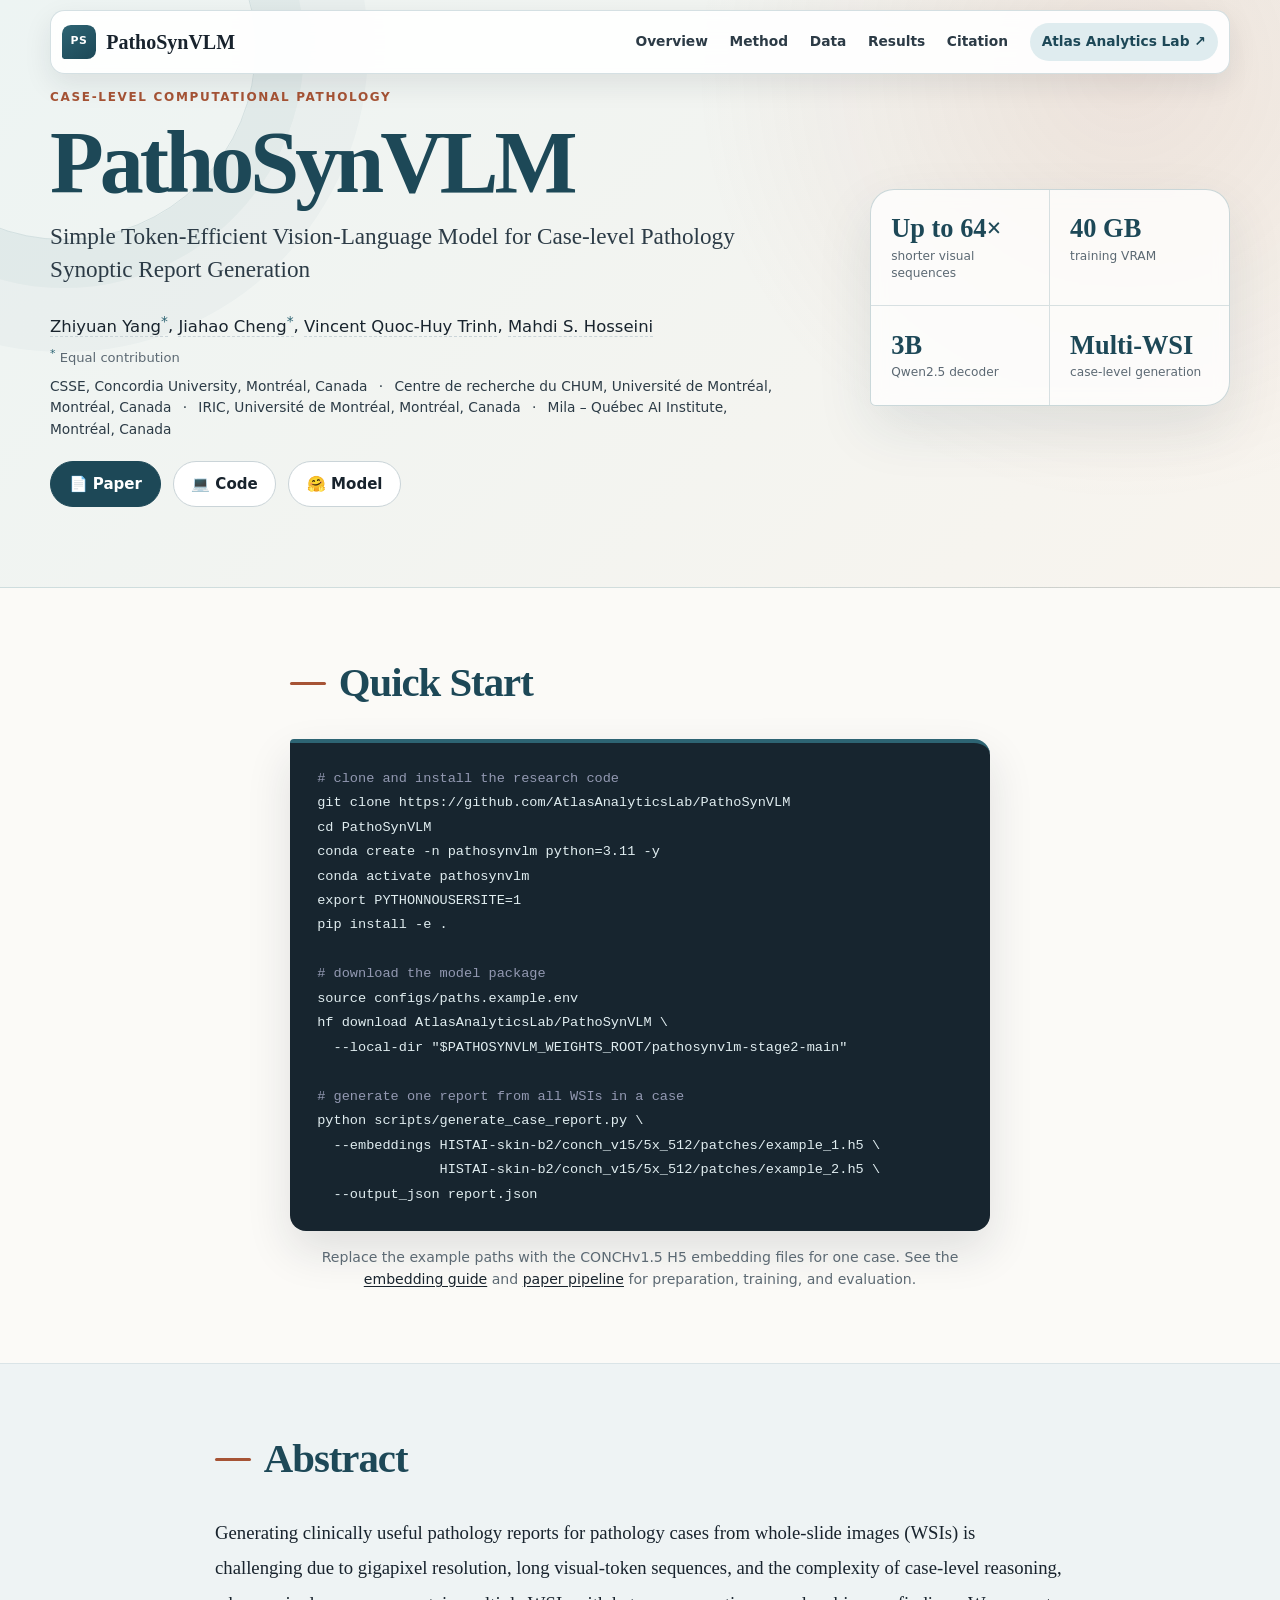
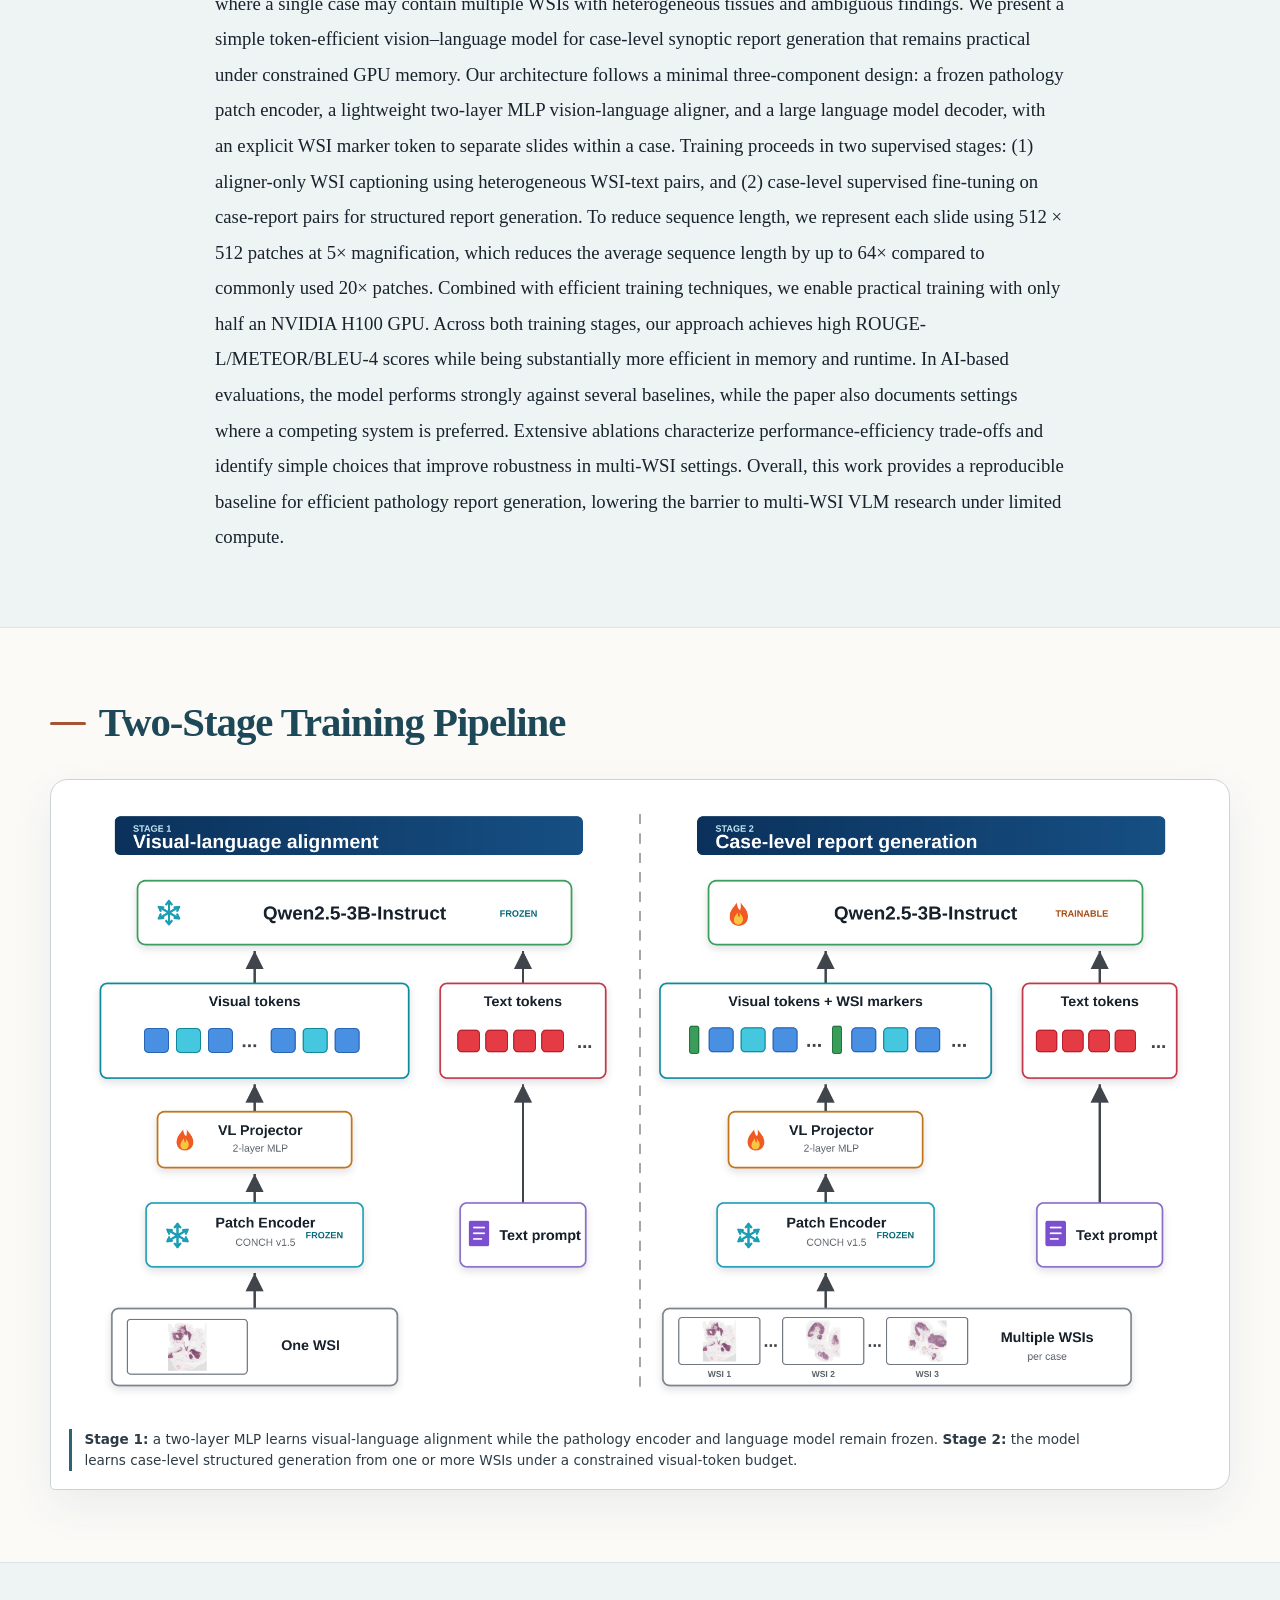
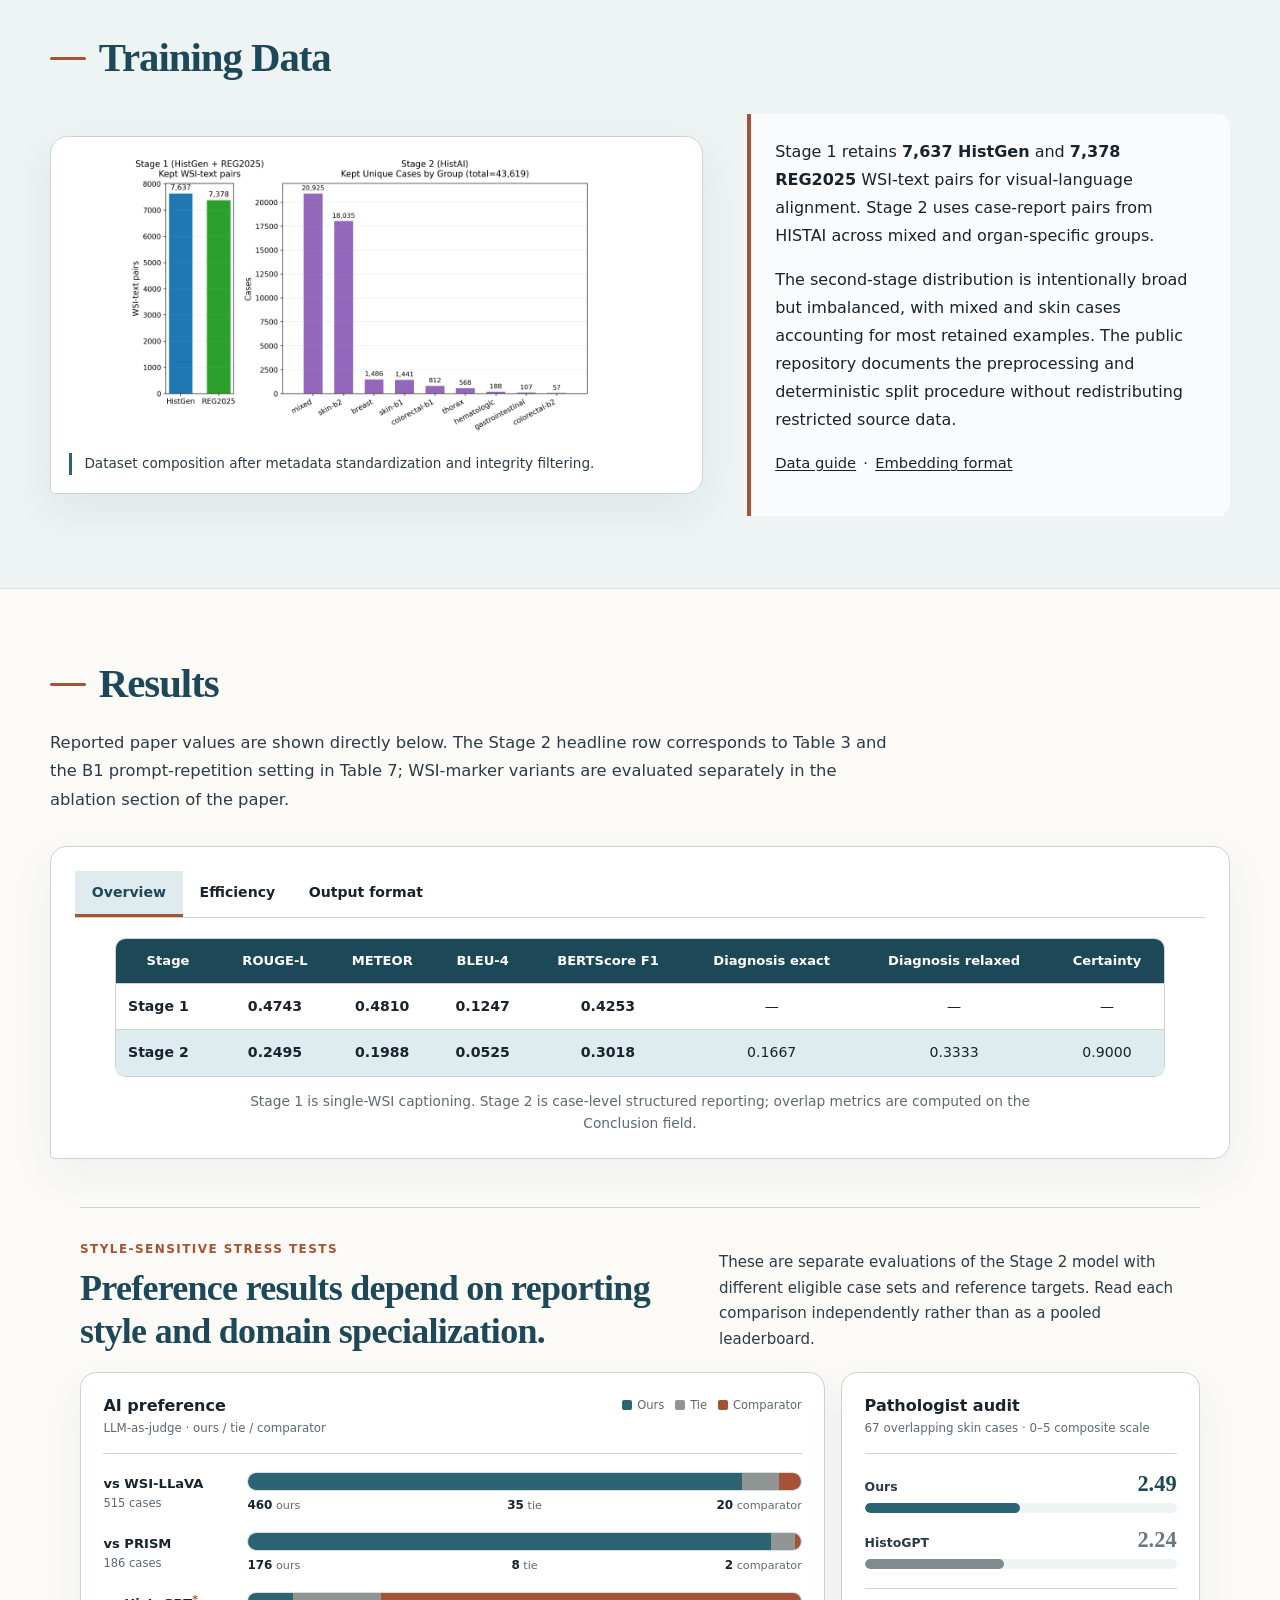
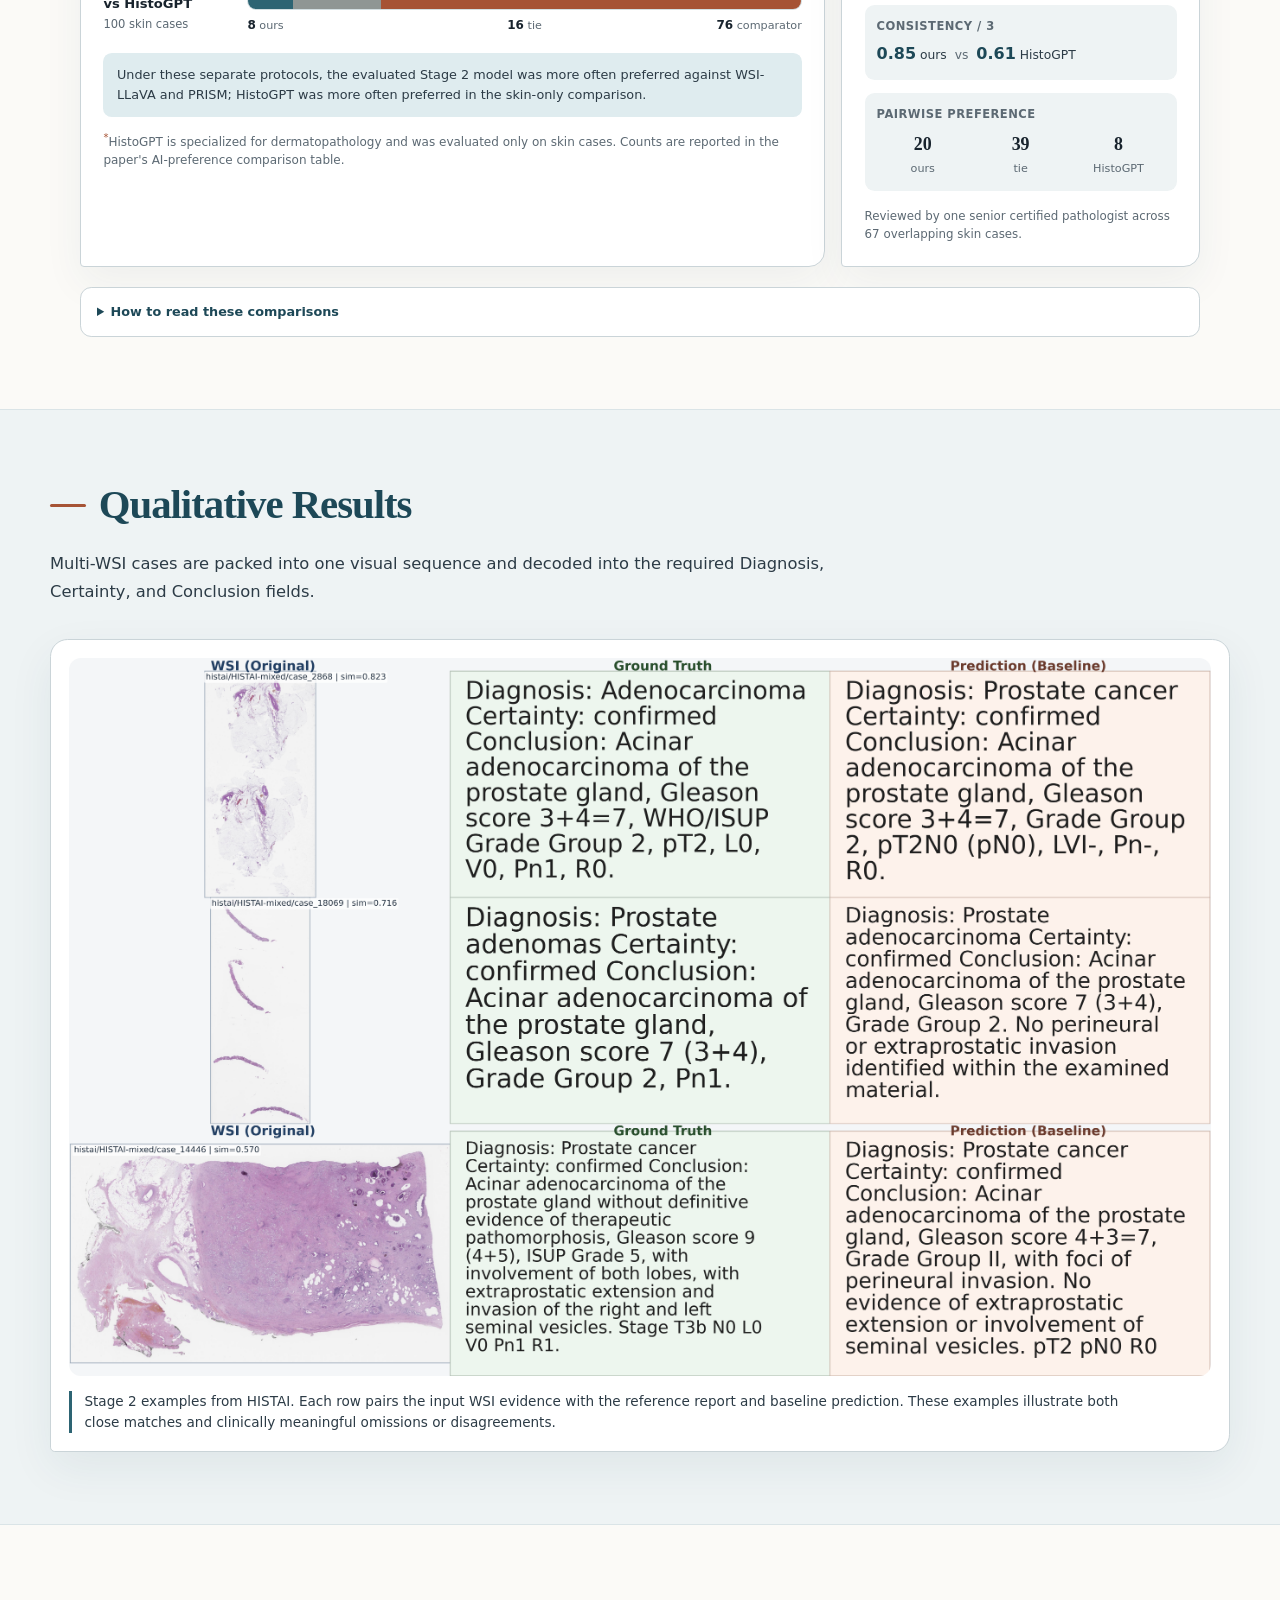
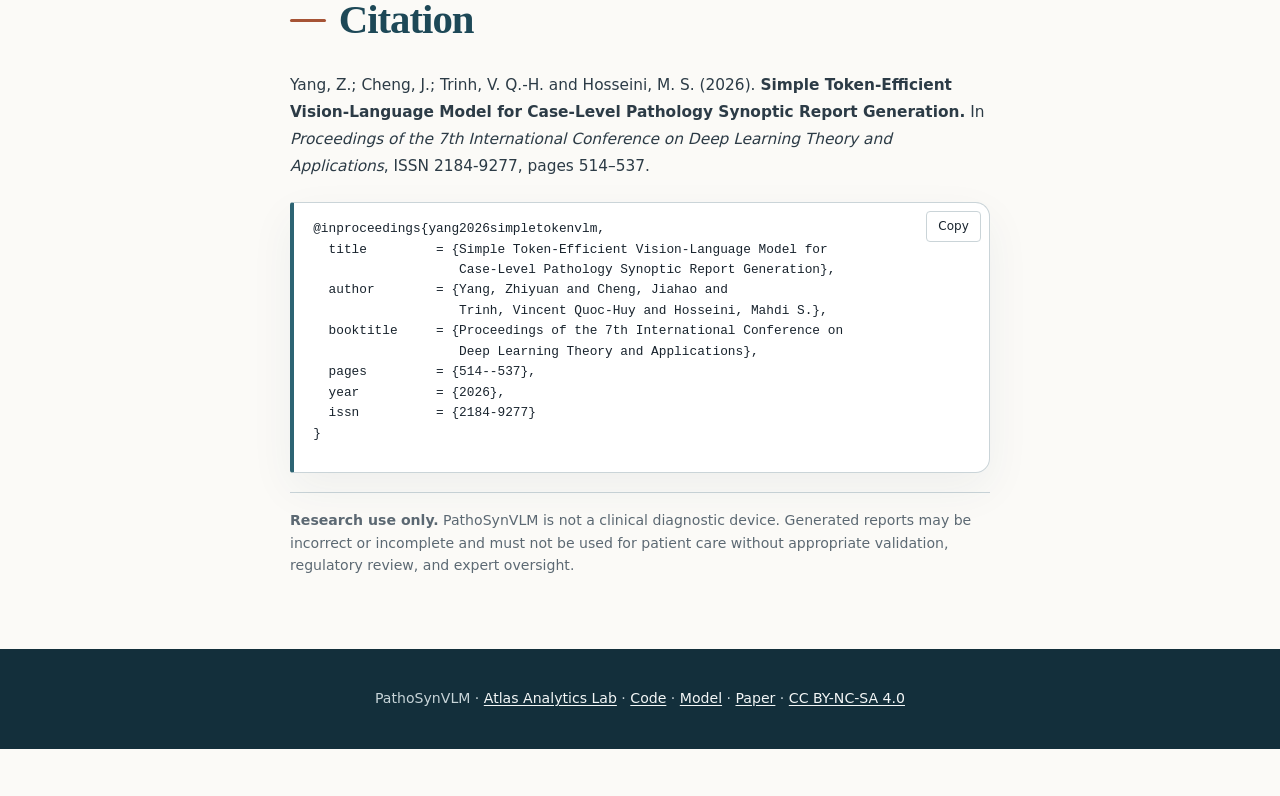
<file: index.html>
<!doctype html>
<html lang="en">
  <head>
    <meta charset="utf-8">
    <meta name="viewport" content="width=device-width, initial-scale=1">

    <title>PathoSynVLM: Case-Level Pathology Report Generation</title>
    <meta
      name="description"
      content="PathoSynVLM is a simple token-efficient vision-language model for case-level pathology synoptic report generation from one or more whole-slide images."
    >
    <meta name="author" content="Zhiyuan Yang, Jiahao Cheng, Vincent Quoc-Huy Trinh, Mahdi S. Hosseini">
    <meta name="theme-color" content="#ffffff">
    <link rel="canonical" href="https://atlasanalyticslab.github.io/PathoSynVLM/">
    <link rel="icon" href="static/images/favicon.svg" type="image/svg+xml">

    <meta property="og:type" content="website">
    <meta property="og:site_name" content="PathoSynVLM">
    <meta property="og:title" content="PathoSynVLM: Case-Level Pathology Report Generation">
    <meta
      property="og:description"
      content="A simple token-efficient vision-language model for structured report generation from one or more pathology whole-slide images."
    >
    <meta property="og:url" content="https://atlasanalyticslab.github.io/PathoSynVLM/">
    <meta property="og:image" content="https://atlasanalyticslab.github.io/PathoSynVLM/static/images/architecture.png">
    <meta property="og:image:width" content="2000">
    <meta property="og:image:height" content="1080">
    <meta property="og:image:alt" content="PathoSynVLM two-stage training architecture">
    <meta name="twitter:card" content="summary_large_image">

    <script type="application/ld+json">
      {
        "@context": "https://schema.org",
        "@type": "ScholarlyArticle",
        "headline": "Simple Token-Efficient Vision-Language Model for Case-level Pathology Synoptic Report Generation",
        "datePublished": "2026-05-29",
        "author": [
          {"@type": "Person", "name": "Zhiyuan Yang"},
          {"@type": "Person", "name": "Jiahao Cheng"},
          {"@type": "Person", "name": "Vincent Quoc-Huy Trinh"},
          {"@type": "Person", "name": "Mahdi S. Hosseini"}
        ],
        "url": "https://arxiv.org/abs/2605.30716",
        "mainEntityOfPage": "https://atlasanalyticslab.github.io/PathoSynVLM/",
        "sameAs": [
          "https://arxiv.org/abs/2605.30716",
          "https://github.com/AtlasAnalyticsLab/PathoSynVLM",
          "https://huggingface.co/AtlasAnalyticsLab/PathoSynVLM"
        ],
        "license": "https://creativecommons.org/licenses/by-nc-sa/4.0/"
      }
    </script>
    <script>document.documentElement.classList.add("js");</script>
    <link rel="stylesheet" href="static/css/index.css">
    <script defer src="static/js/index.js"></script>
  </head>

  <body>
    <a class="skip-link" href="#main-content">Skip to content</a>

    <header class="site-header">
      <div class="container header-inner">
        <a class="site-brand" href="./" aria-label="PathoSynVLM home">
          <span class="brand-mark" aria-hidden="true">PS</span>
          <span>PathoSynVLM</span>
        </a>
        <button
          class="nav-toggle"
          type="button"
          aria-expanded="false"
          aria-controls="site-navigation"
        >
          <span class="nav-toggle-icon" aria-hidden="true"></span>
          <span>Menu</span>
        </button>
        <nav class="site-nav" id="site-navigation" aria-label="Primary navigation">
          <a href="#abstract">Overview</a>
          <a href="#method">Method</a>
          <a href="#data">Data</a>
          <a href="#results">Results</a>
          <a href="#citation">Citation</a>
          <a class="lab-link" href="https://atlasanalyticslab.github.io/">Atlas Analytics Lab <span aria-hidden="true">↗</span></a>
        </nav>
      </div>
    </header>

    <main id="main-content">
      <!-- Hero -->
      <section class="section hero-section">
        <div class="container hero-grid">
          <div class="hero-copy">
            <p class="hero-eyebrow">Case-level computational pathology</p>
            <h1 class="hero-title">PathoSynVLM</h1>
            <p class="hero-subtitle">
              Simple Token-Efficient Vision-Language Model for Case-level Pathology Synoptic Report Generation
            </p>

            <p class="author-list">
              <a href="https://arxiv.org/search/cs?searchtype=author&amp;query=Yang%2C+Z">Zhiyuan Yang<sup>*</sup></a>,
              <a href="https://arxiv.org/search/cs?searchtype=author&amp;query=Cheng%2C+J">Jiahao Cheng<sup>*</sup></a>,
              <a href="https://arxiv.org/search/cs?searchtype=author&amp;query=Trinh%2C+V+Q">Vincent Quoc-Huy Trinh</a>,
              <a href="https://arxiv.org/search/cs?searchtype=author&amp;query=Hosseini%2C+M+S">Mahdi S. Hosseini</a>
            </p>
            <p class="equal-note"><sup>*</sup> Equal contribution</p>
            <p class="affiliation-list">
              CSSE, Concordia University, Montréal, Canada &ensp;·&ensp;
              Centre de recherche du CHUM, Université de Montréal, Montréal, Canada &ensp;·&ensp;
              IRIC, Université de Montréal, Montréal, Canada &ensp;·&ensp;
              Mila – Québec AI Institute, Montréal, Canada
            </p>

            <nav class="link-row" aria-label="Project links">
              <a href="https://arxiv.org/abs/2605.30716">📄 Paper</a>
              <a href="https://github.com/AtlasAnalyticsLab/PathoSynVLM">💻 Code</a>
              <a href="https://huggingface.co/AtlasAnalyticsLab/PathoSynVLM">🤗 Model</a>
            </nav>
          </div>

          <aside class="hero-stats" aria-label="Key project characteristics">
            <div class="stat-card">
              <span class="stat-number">Up to 64×</span>
              <span class="stat-label">shorter visual sequences</span>
            </div>
            <div class="stat-card">
              <span class="stat-number">40 GB</span>
              <span class="stat-label">training VRAM</span>
            </div>
            <div class="stat-card">
              <span class="stat-number">3B</span>
              <span class="stat-label">Qwen2.5 decoder</span>
            </div>
            <div class="stat-card">
              <span class="stat-number">Multi-WSI</span>
              <span class="stat-label">case-level generation</span>
            </div>
          </aside>
        </div>
      </section>

      <!-- Quick start -->
      <section class="section" id="quick-start">
        <div class="container narrow-container">
          <h2 class="section-heading">Quick Start</h2>
          <pre class="code-block" tabindex="0"><code><span class="comment"># clone and install the research code</span>
git clone https://github.com/AtlasAnalyticsLab/PathoSynVLM
cd PathoSynVLM
conda create -n pathosynvlm python=3.11 -y
conda activate pathosynvlm
export PYTHONNOUSERSITE=1
pip install -e .

<span class="comment"># download the model package</span>
source configs/paths.example.env
hf download AtlasAnalyticsLab/PathoSynVLM \
  --local-dir "$PATHOSYNVLM_WEIGHTS_ROOT/pathosynvlm-stage2-main"

<span class="comment"># generate one report from all WSIs in a case</span>
python scripts/generate_case_report.py \
  --embeddings HISTAI-skin-b2/conch_v15/5x_512/patches/example_1.h5 \
               HISTAI-skin-b2/conch_v15/5x_512/patches/example_2.h5 \
  --output_json report.json</code></pre>
          <p class="center-note">
            Replace the example paths with the CONCHv1.5 H5 embedding files for one case.
            See the <a href="https://github.com/AtlasAnalyticsLab/PathoSynVLM/blob/main/docs/embeddings.md">embedding guide</a>
            and <a href="https://github.com/AtlasAnalyticsLab/PathoSynVLM/blob/main/docs/paper_pipeline.md">paper pipeline</a> for preparation, training, and evaluation.
          </p>
        </div>
      </section>

      <!-- Abstract -->
      <section class="section section-alt" id="abstract">
        <div class="container prose-container">
          <h2 class="section-heading">Abstract</h2>
          <p class="abstract-text">
            Generating clinically useful pathology reports for pathology cases from whole-slide images (WSIs) is challenging due to gigapixel resolution, long visual-token sequences, and the complexity of case-level reasoning, where a single case may contain multiple WSIs with heterogeneous tissues and ambiguous findings. We present a simple token-efficient vision–language model for case-level synoptic report generation that remains practical under constrained GPU memory. Our architecture follows a minimal three-component design: a frozen pathology patch encoder, a lightweight two-layer MLP vision-language aligner, and a large language model decoder, with an explicit WSI marker token to separate slides within a case. Training proceeds in two supervised stages: (1) aligner-only WSI captioning using heterogeneous WSI-text pairs, and (2) case-level supervised fine-tuning on case-report pairs for structured report generation. To reduce sequence length, we represent each slide using 512 × 512 patches at 5× magnification, which reduces the average sequence length by up to 64× compared to commonly used 20× patches. Combined with efficient training techniques, we enable practical training with only half an NVIDIA H100 GPU. Across both training stages, our approach achieves high ROUGE-L/METEOR/BLEU-4 scores while being substantially more efficient in memory and runtime. In AI-based evaluations, the model performs strongly against several baselines, while the paper also documents settings where a competing system is preferred. Extensive ablations characterize performance-efficiency trade-offs and identify simple choices that improve robustness in multi-WSI settings. Overall, this work provides a reproducible baseline for efficient pathology report generation, lowering the barrier to multi-WSI VLM research under limited compute.
          </p>
        </div>
      </section>

      <!-- Pipeline -->
      <section class="section" id="method">
        <div class="container wide-container">
          <h2 class="section-heading">Two-Stage Training Pipeline</h2>
          <figure class="paper-figure">
            <button
              class="figure-button"
              type="button"
              data-lightbox-src="static/images/architecture.png"
              data-lightbox-alt="PathoSynVLM two-stage training architecture"
              aria-label="Open the PathoSynVLM architecture figure at full size"
            >
              <img
                src="static/images/architecture.png"
                width="2000"
                height="1080"
                alt="Stage 1 aligns frozen pathology patch features with a frozen language model through a trainable MLP projector. Stage 2 fine-tunes case-level report generation from multiple whole-slide images."
                loading="lazy"
              >
            </button>
            <figcaption class="fig-caption">
              <strong>Stage 1:</strong> a two-layer MLP learns visual-language alignment while the pathology encoder and language model remain frozen.
              <strong>Stage 2:</strong> the model learns case-level structured generation from one or more WSIs under a constrained visual-token budget.
            </figcaption>
          </figure>
        </div>
      </section>

      <!-- Data -->
      <section class="section section-alt" id="data">
        <div class="container wide-container">
          <h2 class="section-heading">Training Data</h2>
          <div class="two-column">
            <figure class="paper-figure">
              <button
                class="figure-button"
                type="button"
                data-lightbox-src="static/images/training_data.png"
                data-lightbox-alt="Training data composition across both PathoSynVLM stages"
                aria-label="Open the training-data composition figure at full size"
              >
                <img
                  src="static/images/training_data.png"
                  width="2860"
                  height="1320"
                  alt="Bar charts showing retained HistGen and REG2025 WSI-text pairs for Stage 1 and retained HISTAI cases by group for Stage 2."
                  loading="lazy"
                >
              </button>
              <figcaption class="fig-caption">Dataset composition after metadata standardization and integrity filtering.</figcaption>
            </figure>
            <div class="column-copy">
              <p>
                Stage 1 retains <strong>7,637 HistGen</strong> and <strong>7,378 REG2025</strong> WSI-text pairs for visual-language alignment. Stage 2 uses case-report pairs from HISTAI across mixed and organ-specific groups.
              </p>
              <p>
                The second-stage distribution is intentionally broad but imbalanced, with mixed and skin cases accounting for most retained examples. The public repository documents the preprocessing and deterministic split procedure without redistributing restricted source data.
              </p>
              <p class="inline-links">
                <a href="https://github.com/AtlasAnalyticsLab/PathoSynVLM/blob/main/docs/data.md">Data guide</a>
                <span aria-hidden="true">·</span>
                <a href="https://github.com/AtlasAnalyticsLab/PathoSynVLM/blob/main/docs/embeddings.md">Embedding format</a>
              </p>
            </div>
          </div>
        </div>
      </section>

      <!-- Results -->
      <section class="section" id="results">
        <div class="container wide-container">
          <h2 class="section-heading">Results</h2>
          <p class="section-intro">
            Reported paper values are shown directly below. The Stage 2 headline row corresponds to Table 3 and the B1 prompt-repetition setting in Table 7; WSI-marker variants are evaluated separately in the ablation section of the paper.
          </p>

          <div class="tabs-component">
            <div class="tabs" role="tablist" aria-label="Result views">
              <button
                id="tab-overview"
                type="button"
                role="tab"
                aria-selected="true"
                aria-controls="panel-overview"
                tabindex="0"
                data-tab-target="panel-overview"
              >Overview</button>
              <button
                id="tab-efficiency"
                type="button"
                role="tab"
                aria-selected="false"
                aria-controls="panel-efficiency"
                tabindex="-1"
                data-tab-target="panel-efficiency"
              >Efficiency</button>
              <button
                id="tab-format"
                type="button"
                role="tab"
                aria-selected="false"
                aria-controls="panel-format"
                tabindex="-1"
                data-tab-target="panel-format"
              >Output format</button>
            </div>

            <div
              class="tab-panel is-active"
              id="panel-overview"
              role="tabpanel"
              aria-labelledby="tab-overview"
              tabindex="0"
            >
              <div class="table-scroll" tabindex="0" role="region" aria-label="Headline PathoSynVLM result table">
                <table class="results-table">
                  <caption class="sr-only">Headline text-generation and field-level results from paper Table 3</caption>
                  <thead>
                    <tr>
                      <th scope="col">Stage</th>
                      <th scope="col">ROUGE-L</th>
                      <th scope="col">METEOR</th>
                      <th scope="col">BLEU-4</th>
                      <th scope="col">BERTScore F1</th>
                      <th scope="col">Diagnosis exact</th>
                      <th scope="col">Diagnosis relaxed</th>
                      <th scope="col">Certainty</th>
                    </tr>
                  </thead>
                  <tbody>
                    <tr>
                      <th scope="row">Stage 1</th>
                      <td><strong>0.4743</strong></td>
                      <td><strong>0.4810</strong></td>
                      <td><strong>0.1247</strong></td>
                      <td><strong>0.4253</strong></td>
                      <td>—</td>
                      <td>—</td>
                      <td>—</td>
                    </tr>
                    <tr class="highlight-row">
                      <th scope="row">Stage 2</th>
                      <td><strong>0.2495</strong></td>
                      <td><strong>0.1988</strong></td>
                      <td><strong>0.0525</strong></td>
                      <td><strong>0.3018</strong></td>
                      <td>0.1667</td>
                      <td>0.3333</td>
                      <td>0.9000</td>
                    </tr>
                  </tbody>
                </table>
              </div>
              <p class="tab-note">Stage 1 is single-WSI captioning. Stage 2 is case-level structured reporting; overlap metrics are computed on the Conclusion field.</p>
            </div>

            <div
              class="tab-panel"
              id="panel-efficiency"
              role="tabpanel"
              aria-labelledby="tab-efficiency"
              tabindex="0"
            >
              <div class="table-scroll" tabindex="0" role="region" aria-label="PathoSynVLM efficiency table">
                <table class="results-table efficiency-table">
                  <caption class="sr-only">Stage 1 efficiency under single-WSI inputs from paper Table 4</caption>
                  <thead>
                    <tr>
                      <th scope="col">Setting</th>
                      <th scope="col">Patches per input</th>
                      <th scope="col">Preprocessing seconds</th>
                      <th scope="col">Inference seconds</th>
                    </tr>
                  </thead>
                  <tbody>
                    <tr class="highlight-row">
                      <th scope="row">Baseline · 5×</th>
                      <td><strong>160.04</strong></td>
                      <td><strong>45.98</strong></td>
                      <td><strong>1.87</strong></td>
                    </tr>
                    <tr>
                      <th scope="row">20× baseline</th>
                      <td>12,247.74</td>
                      <td>196.84</td>
                      <td>4.62</td>
                    </tr>
                  </tbody>
                </table>
              </div>
              <p class="tab-note">Low-magnification patching reduces the visual sequence and the dominant preprocessing cost while retaining practical report generation.</p>
            </div>

            <div
              class="tab-panel"
              id="panel-format"
              role="tabpanel"
              aria-labelledby="tab-format"
              tabindex="0"
            >
              <pre class="schema-block" tabindex="0"><code>Diagnosis: ...
Certainty: ...
Conclusion: ...</code></pre>
              <p class="tab-note">The fixed schema supports field-level evaluation while retaining a free-form conclusion for case-level findings.</p>
            </div>
          </div>

          <div class="evidence-audit-wrap" role="region" aria-labelledby="evidence-audit-heading">
              <div class="evidence-audit">
                <div class="evidence-intro">
                  <div>
                    <p class="evidence-kicker">Style-sensitive stress tests</p>
                    <h3 id="evidence-audit-heading">Preference results depend on reporting style and domain specialization.</h3>
                  </div>
                  <p>
                    These are separate evaluations of the Stage 2 model with different eligible case sets and reference targets. Read each comparison independently rather than as a pooled leaderboard.
                  </p>
                </div>

                <div class="evidence-grid">
                  <section class="evidence-card preference-card" aria-labelledby="preference-heading">
                    <div class="evidence-card-heading">
                      <div>
                        <h4 id="preference-heading">AI preference</h4>
                        <p>LLM-as-judge · ours / tie / comparator</p>
                      </div>
                      <div class="preference-legend" role="group" aria-label="Chart legend">
                        <span><i class="legend-win" aria-hidden="true"></i>Ours</span>
                        <span><i class="legend-tie" aria-hidden="true"></i>Tie</span>
                        <span><i class="legend-loss" aria-hidden="true"></i>Comparator</span>
                      </div>
                    </div>

                    <div class="preference-rows">
                      <div class="preference-row">
                        <div class="preference-label">
                          <strong>vs WSI-LLaVA</strong>
                          <span>515 cases</span>
                        </div>
                        <div class="preference-visual">
                          <div
                            class="stacked-bar"
                            style="--win: 89.32%; --tie: 6.80%; --loss: 3.88%"
                            role="img"
                            aria-label="Against WSI-LLaVA: the evaluated Stage 2 model was preferred in 460 cases, with 35 ties and WSI-LLaVA preferred in 20 cases."
                          >
                            <span class="bar-win"></span>
                            <span class="bar-tie"></span>
                            <span class="bar-loss"></span>
                          </div>
                          <div class="preference-counts" aria-hidden="true">
                            <span><strong>460</strong> ours</span>
                            <span><strong>35</strong> tie</span>
                            <span><strong>20</strong> comparator</span>
                          </div>
                        </div>
                      </div>

                      <div class="preference-row">
                        <div class="preference-label">
                          <strong>vs PRISM</strong>
                          <span>186 cases</span>
                        </div>
                        <div class="preference-visual">
                          <div
                            class="stacked-bar"
                            style="--win: 94.62%; --tie: 4.30%; --loss: 1.08%"
                            role="img"
                            aria-label="Against PRISM: the evaluated Stage 2 model was preferred in 176 cases, with 8 ties and PRISM preferred in 2 cases."
                          >
                            <span class="bar-win"></span>
                            <span class="bar-tie"></span>
                            <span class="bar-loss"></span>
                          </div>
                          <div class="preference-counts" aria-hidden="true">
                            <span><strong>176</strong> ours</span>
                            <span><strong>8</strong> tie</span>
                            <span><strong>2</strong> comparator</span>
                          </div>
                        </div>
                      </div>

                      <div class="preference-row">
                        <div class="preference-label">
                          <strong>vs HistoGPT<sup>*</sup></strong>
                          <span>100 skin cases</span>
                        </div>
                        <div class="preference-visual">
                          <div
                            class="stacked-bar"
                            style="--win: 8%; --tie: 16%; --loss: 76%"
                            role="img"
                            aria-label="Against HistoGPT on skin cases: the evaluated Stage 2 model was preferred in 8 cases, with 16 ties and HistoGPT preferred in 76 cases."
                          >
                            <span class="bar-win"></span>
                            <span class="bar-tie"></span>
                            <span class="bar-loss"></span>
                          </div>
                          <div class="preference-counts" aria-hidden="true">
                            <span><strong>8</strong> ours</span>
                            <span><strong>16</strong> tie</span>
                            <span><strong>76</strong> comparator</span>
                          </div>
                        </div>
                      </div>
                    </div>

                    <p class="evidence-takeaway">
                      Under these separate protocols, the evaluated Stage 2 model was more often preferred against WSI-LLaVA and PRISM; HistoGPT was more often preferred in the skin-only comparison.
                    </p>
                    <p class="evidence-footnote">
                      <sup>*</sup>HistoGPT is specialized for dermatopathology and was evaluated only on skin cases. Counts are reported in the paper's AI-preference comparison table.
                    </p>
                  </section>

                  <section class="evidence-card audit-card" aria-labelledby="audit-heading">
                    <div class="evidence-card-heading">
                      <div>
                        <h4 id="audit-heading">Pathologist audit</h4>
                        <p>67 overlapping skin cases · 0–5 composite scale</p>
                      </div>
                    </div>

                    <div class="audit-scores" role="group" aria-label="Composite pathologist audit scores out of five">
                      <div class="audit-score audit-score-ours">
                        <div class="audit-score-label"><span>Ours</span><strong>2.49</strong></div>
                        <div class="audit-meter" role="img" aria-label="Evaluated Stage 2 model composite score: 2.49 out of 5.">
                          <span style="width: 49.8%"></span>
                        </div>
                      </div>
                      <div class="audit-score audit-score-comparator">
                        <div class="audit-score-label"><span>HistoGPT</span><strong>2.24</strong></div>
                        <div class="audit-meter" role="img" aria-label="HistoGPT composite score: 2.24 out of 5.">
                          <span style="width: 44.8%"></span>
                        </div>
                      </div>
                    </div>

                    <div class="audit-secondary">
                      <div>
                        <span class="audit-secondary-label">Consistency / 3</span>
                        <p><strong>0.85</strong> ours <span>vs</span> <strong>0.61</strong> HistoGPT</p>
                      </div>
                      <div>
                        <span class="audit-secondary-label">Pairwise preference</span>
                        <div class="audit-triplet" role="group" aria-label="Pathologist pairwise preference: evaluated Stage 2 model 20, tie 39, HistoGPT 8.">
                          <span><strong>20</strong> ours</span>
                          <span><strong>39</strong> tie</span>
                          <span><strong>8</strong> HistoGPT</span>
                        </div>
                      </div>
                    </div>

                    <p class="audit-note">Reviewed by one senior certified pathologist across 67 overlapping skin cases.</p>
                  </section>
                </div>

                <details class="evidence-method">
                  <summary>How to read these comparisons</summary>
                  <p>
                    The AI comparisons use ChatGPT 5.4 to select the better output and score case agreement from 0 to 10, with different output constraints and reference targets: WSI-LLaVA and HistoGPT are compared against microscopic-protocol content, while PRISM is compared on diagnosis content. Preference is sensitive to report style and is not the same as diagnostic accuracy. Approximately 93% of the full Stage 2 corpus is categorized as skin or mixed. The pathologist audit covers one senior certified pathologist and 67 overlapping skin cases; no statistical significance test was reported in the presentation. These results are research evidence rather than clinical validation, and the presentation concluded that neither audited system was clinically adequate.
                  </p>
                </details>
              </div>
            </div>
        </div>
      </section>

      <!-- Qualitative -->
      <section class="section section-alt" id="qualitative-results">
        <div class="container wide-container">
          <h2 class="section-heading">Qualitative Results</h2>
          <p class="section-intro">
            Multi-WSI cases are packed into one visual sequence and decoded into the required Diagnosis, Certainty, and Conclusion fields.
          </p>
          <figure class="paper-figure">
            <button
              class="figure-button"
              type="button"
              data-lightbox-src="static/images/case_examples.png"
              data-lightbox-alt="PathoSynVLM Stage 2 case-level report examples"
              aria-label="Open the Stage 2 qualitative results figure at full size"
            >
              <img
                src="static/images/case_examples.png"
                width="5280"
                height="3322"
                alt="Three Stage 2 examples showing whole-slide image inputs, ground-truth structured reports, and PathoSynVLM baseline predictions."
                loading="lazy"
              >
            </button>
            <figcaption class="fig-caption">
              Stage 2 examples from HISTAI. Each row pairs the input WSI evidence with the reference report and baseline prediction. These examples illustrate both close matches and clinically meaningful omissions or disagreements.
            </figcaption>
          </figure>
        </div>
      </section>

      <!-- Citation -->
      <section class="section" id="citation">
        <div class="container narrow-container">
          <h2 class="section-heading">Citation</h2>
          <p class="citation-entry">
            Yang, Z.; Cheng, J.; Trinh, V. Q.-H. and Hosseini, M. S. (2026).
            <strong>Simple Token-Efficient Vision-Language Model for Case-Level Pathology Synoptic Report Generation.</strong>
            In <em>Proceedings of the 7th International Conference on Deep Learning Theory and Applications</em>,
            ISSN 2184-9277, pages 514–537.
          </p>
          <div class="bibtex-block">
            <button class="copy-btn" type="button" data-copy-citation>Copy</button>
            <pre role="region" tabindex="0" aria-label="BibTeX citation"><code id="bibtex">@inproceedings{yang2026simpletokenvlm,
  title         = {Simple Token-Efficient Vision-Language Model for
                   Case-Level Pathology Synoptic Report Generation},
  author        = {Yang, Zhiyuan and Cheng, Jiahao and
                   Trinh, Vincent Quoc-Huy and Hosseini, Mahdi S.},
  booktitle     = {Proceedings of the 7th International Conference on
                   Deep Learning Theory and Applications},
  pages         = {514--537},
  year          = {2026},
  issn          = {2184-9277}
}</code></pre>
            <p class="copy-status" role="status" aria-live="polite" data-copy-status></p>
          </div>

          <p class="research-note">
            <strong>Research use only.</strong> PathoSynVLM is not a clinical diagnostic device. Generated reports may be incorrect or incomplete and must not be used for patient care without appropriate validation, regulatory review, and expert oversight.
          </p>
        </div>
      </section>
    </main>

    <footer class="footer">
      <div class="container footer-content">
        <p>
          PathoSynVLM ·
          <a href="https://atlasanalyticslab.github.io/">Atlas Analytics Lab</a> ·
          <a href="https://github.com/AtlasAnalyticsLab/PathoSynVLM">Code</a> ·
          <a href="https://huggingface.co/AtlasAnalyticsLab/PathoSynVLM">Model</a> ·
          <a href="https://arxiv.org/abs/2605.30716">Paper</a> ·
          <a href="https://github.com/AtlasAnalyticsLab/PathoSynVLM/blob/main/LICENSE">CC BY-NC-SA 4.0</a>
        </p>
      </div>
    </footer>

    <dialog class="lightbox" id="lightbox" aria-label="Expanded figure">
      <button class="lightbox-close" type="button" aria-label="Close expanded figure">×</button>
      <img src="static/images/architecture.png" alt="Expanded PathoSynVLM paper figure">
    </dialog>
  </body>
</html>
</file>
<file: static/css/index.css>
:root {
  --text-primary: #18232d;
  --text-secondary: #2c3b46;
  --muted: #5c6973;
  --bg: #fbfaf7;
  --surface: #fff;
  --bg-alt: #eef3f4;
  --border: #cad4d8;
  --accent: #2d6473;
  --accent-dark: #1d4857;
  --accent-warm: #a65335;
  --accent-light: #dfecef;
  --code-bg: #17252f;
  --code-text: #e0edf0;
  --display-font: Georgia, "Times New Roman", serif;
  --wide: 1180px;
}

*,
*::before,
*::after {
  box-sizing: border-box;
}

html {
  scroll-behavior: smooth;
}

section[id] {
  scroll-margin-top: 5.5rem;
}

body {
  margin: 0;
  color: var(--text-primary);
  background: var(--bg);
  font-family: system-ui, -apple-system, "Segoe UI", Roboto, sans-serif;
  font-size: 17px;
  line-height: 1.65;
  -webkit-font-smoothing: antialiased;
  text-rendering: optimizeLegibility;
}

img,
svg {
  display: block;
  max-width: 100%;
}

a {
  color: inherit;
  text-underline-offset: 0.16em;
}

a:hover {
  color: var(--accent);
}

button,
input,
textarea,
select {
  font: inherit;
}

:focus-visible {
  outline: 3px solid #8766bd;
  outline-offset: 3px;
}

.sr-only {
  position: absolute;
  width: 1px;
  height: 1px;
  padding: 0;
  margin: -1px;
  overflow: hidden;
  clip: rect(0, 0, 0, 0);
  white-space: nowrap;
  border: 0;
}

.skip-link {
  position: fixed;
  top: 0.75rem;
  left: 0.75rem;
  z-index: 200;
  padding: 0.55rem 0.85rem;
  color: #fff;
  text-decoration: none;
  background: #111;
  border-radius: 4px;
  transform: translateY(-180%);
  transition: transform 0.15s ease;
}

.skip-link:focus {
  color: #fff;
  transform: translateY(0);
}

.site-header {
  position: sticky;
  top: 0.65rem;
  z-index: 100;
  height: 0;
  pointer-events: none;
}

.header-inner {
  position: relative;
  display: flex;
  min-height: 3.8rem;
  padding: 0.55rem 0.7rem;
  gap: 2rem;
  align-items: center;
  justify-content: space-between;
  pointer-events: auto;
  background: rgb(255 255 255 / 92%);
  border: 1px solid rgb(45 100 115 / 20%);
  border-radius: 0.9rem;
  box-shadow: 0 0.65rem 1.8rem rgb(24 35 45 / 9%);
  backdrop-filter: blur(14px);
}

.site-brand {
  display: inline-flex;
  flex: 0 0 auto;
  min-height: 44px;
  gap: 0.65rem;
  align-items: center;
  color: var(--text-primary);
  font-family: var(--display-font);
  font-size: 1.25rem;
  font-weight: 700;
  line-height: 1;
  text-decoration: none;
}

.site-brand:hover {
  color: var(--accent-dark);
}

.brand-mark {
  display: grid;
  width: 2.1rem;
  height: 2.1rem;
  color: #fff;
  font-family: system-ui, -apple-system, "Segoe UI", sans-serif;
  font-size: 0.68rem;
  font-weight: 750;
  letter-spacing: 0.05em;
  background: linear-gradient(145deg, var(--accent), var(--accent-dark));
  border-radius: 0.55rem 0.55rem 0.55rem 0.15rem;
  place-items: center;
}

.site-nav {
  display: flex;
  gap: 1.35rem;
  align-items: center;
}

.site-nav a {
  position: relative;
  color: var(--text-secondary);
  font-size: 0.86rem;
  font-weight: 650;
  text-decoration: none;
}

.site-nav a:not(.lab-link)::after {
  position: absolute;
  right: 0;
  bottom: -0.38rem;
  left: 0;
  height: 2px;
  content: "";
  background: var(--accent-warm);
  transform: scaleX(0);
  transform-origin: right;
  transition: transform 0.18s ease;
}

.site-nav a:hover {
  color: var(--accent-dark);
}

.site-nav a:not(.lab-link):hover::after,
.site-nav a:not(.lab-link):focus-visible::after {
  transform: scaleX(1);
  transform-origin: left;
}

.site-nav .lab-link {
  padding: 0.48rem 0.75rem;
  color: var(--accent-dark);
  background: var(--accent-light);
  border-radius: 999px;
}

.site-nav .lab-link:hover {
  color: #fff;
  background: var(--accent-dark);
}

.nav-toggle {
  display: none;
  min-height: 44px;
  gap: 0.5rem;
  align-items: center;
  padding: 0.45rem 0.65rem;
  color: var(--text-primary);
  font-size: 0.82rem;
  font-weight: 650;
  cursor: pointer;
  background: var(--surface);
  border: 1px solid var(--border);
  border-radius: 7px;
}

.nav-toggle-icon,
.nav-toggle-icon::before,
.nav-toggle-icon::after {
  display: block;
  width: 1rem;
  height: 2px;
  content: "";
  background: currentColor;
  transition: transform 0.18s ease;
}

.nav-toggle-icon {
  position: relative;
}

.nav-toggle-icon::before {
  position: absolute;
  top: -5px;
}

.nav-toggle-icon::after {
  position: absolute;
  top: 5px;
}

.nav-toggle[aria-expanded="true"] .nav-toggle-icon {
  background: transparent;
}

.nav-toggle[aria-expanded="true"] .nav-toggle-icon::before {
  top: 0;
  transform: rotate(45deg);
}

.nav-toggle[aria-expanded="true"] .nav-toggle-icon::after {
  top: 0;
  transform: rotate(-45deg);
}

.container {
  width: min(calc(100% - 3rem), var(--wide));
  margin-inline: auto;
}

.wide-container {
  max-width: var(--wide);
}

.prose-container {
  max-width: 850px;
}

.narrow-container {
  max-width: 700px;
}

.section {
  padding: 4.5rem 1.5rem;
}

.section-alt {
  background: var(--bg-alt);
  border-block: 1px solid rgb(45 100 115 / 10%);
}

.hero-section {
  position: relative;
  padding-top: 5.5rem;
  padding-bottom: 5rem;
  overflow: hidden;
  background:
    radial-gradient(circle at 88% 12%, rgb(179 95 62 / 12%), transparent 27rem),
    linear-gradient(135deg, #edf4f3 0%, #f8f4ee 100%);
  border-bottom: 1px solid rgb(45 100 115 / 16%);
}

.hero-section::before {
  position: absolute;
  top: -9rem;
  left: -8rem;
  width: 24rem;
  height: 24rem;
  pointer-events: none;
  content: "";
  border: 1px solid rgb(45 100 115 / 14%);
  border-radius: 50%;
  box-shadow:
    0 0 0 3rem rgb(45 100 115 / 4%),
    0 0 0 7rem rgb(45 100 115 / 3%);
}

.hero-grid {
  position: relative;
  display: grid;
  grid-template-columns: minmax(0, 1.55fr) minmax(290px, 0.75fr);
  gap: clamp(2.5rem, 6vw, 5rem);
  align-items: center;
}

.hero-copy {
  max-width: 780px;
}

.hero-eyebrow {
  margin: 0 0 0.8rem;
  color: var(--accent-warm);
  font-size: 0.75rem;
  font-weight: 750;
  letter-spacing: 0.14em;
  text-transform: uppercase;
}

.hero-title {
  margin: 0;
  color: var(--accent-dark);
  font-family: var(--display-font);
  font-size: clamp(3.6rem, 7vw, 5.5rem);
  font-weight: 600;
  letter-spacing: -0.045em;
  line-height: 0.95;
}

.hero-subtitle {
  max-width: 720px;
  margin: 1rem 0 1.5rem;
  color: var(--text-secondary);
  font-family: var(--display-font);
  font-size: 1.45rem;
  line-height: 1.4;
}

.author-list {
  margin: 0 0 0.3rem;
  font-size: 1.03rem;
}

.author-list a {
  color: var(--text-primary);
  text-decoration: none;
  border-bottom: 1px dashed var(--border);
}

.author-list a:hover {
  color: var(--accent-dark);
  border-bottom-color: var(--accent-dark);
}

.author-list sup,
.equal-note sup {
  color: var(--accent);
}

.equal-note {
  margin: 0 0 0.45rem;
  color: var(--muted);
  font-size: 0.82rem;
}

.affiliation-list {
  max-width: 760px;
  margin: 0;
  color: var(--text-secondary);
  font-size: 0.86rem;
  line-height: 1.55;
}

.link-row {
  display: flex;
  flex-wrap: wrap;
  gap: 0.75rem;
  justify-content: flex-start;
  margin-top: 1.35rem;
}

.link-row a {
  display: inline-flex;
  gap: 0.35rem;
  align-items: center;
  padding: 0.58rem 1.1rem;
  color: var(--text-primary);
  font-size: 0.94rem;
  font-weight: 650;
  text-decoration: none;
  background: var(--surface);
  border: 1px solid var(--border);
  border-radius: 999px;
  transition:
    background-color 0.18s,
    border-color 0.18s;
}

.link-row a:hover {
  color: var(--accent-dark);
  background: #fff;
  border-color: var(--accent);
}

.link-row a:first-child {
  color: #fff;
  background: var(--accent-dark);
  border-color: var(--accent-dark);
}

.link-row a:first-child:hover {
  color: #fff;
  background: var(--accent);
  border-color: var(--accent);
}

.hero-stats {
  display: grid;
  grid-template-columns: repeat(2, minmax(0, 1fr));
  overflow: hidden;
  background: rgb(255 255 255 / 76%);
  border: 1px solid rgb(45 100 115 / 24%);
  border-radius: 1.5rem 1.5rem 1.5rem 0.35rem;
  box-shadow: 0 1.4rem 3.5rem rgb(29 72 87 / 10%);
  backdrop-filter: blur(8px);
}

.stat-card {
  min-width: 0;
  padding: 1.45rem 1.25rem;
  text-align: left;
  border-right: 1px solid rgb(45 100 115 / 18%);
  border-bottom: 1px solid rgb(45 100 115 / 18%);
}

.stat-card:nth-child(2n) {
  border-right: 0;
}

.stat-card:nth-last-child(-n + 2) {
  border-bottom: 0;
}

.stat-number {
  display: block;
  color: var(--accent-dark);
  font-family: var(--display-font);
  font-size: 1.65rem;
  font-weight: 600;
  line-height: 1.2;
}

.stat-label {
  display: block;
  margin-top: 0.2rem;
  color: var(--muted);
  font-size: 0.76rem;
  line-height: 1.4;
}

.section-heading {
  display: flex;
  gap: 0.8rem;
  align-items: center;
  margin: 0 0 2rem;
  color: var(--accent-dark);
  font-family: var(--display-font);
  font-size: clamp(2rem, 4vw, 2.55rem);
  font-weight: 600;
  letter-spacing: -0.025em;
  line-height: 1.15;
  text-align: left;
}

.section-heading::before {
  width: 2.25rem;
  height: 3px;
  flex: 0 0 auto;
  content: "";
  background: var(--accent-warm);
  border-radius: 999px;
}

.section-intro {
  max-width: 850px;
  margin: -0.7rem 0 2rem;
  color: var(--text-secondary);
  font-size: 1.02rem;
  line-height: 1.75;
  text-align: left;
}

.code-block {
  padding: 1.5rem 1.7rem;
  margin: 0;
  overflow-x: auto;
  color: var(--code-text);
  background: var(--code-bg);
  border-top: 4px solid var(--accent);
  border-radius: 0.25rem 1rem 1rem 1rem;
  box-shadow: 0 1.2rem 2.8rem rgb(23 37 47 / 12%);
  font-family: "SFMono-Regular", Consolas, "Liberation Mono", monospace;
  font-size: 0.85rem;
  line-height: 1.8;
  white-space: pre;
}

.code-block .comment {
  color: #9399b2;
}

.center-note {
  margin: 1rem auto 0;
  color: var(--muted);
  font-size: 0.88rem;
  line-height: 1.55;
  text-align: center;
}

.center-note a,
.inline-links a {
  color: var(--text-primary);
}

.abstract-text {
  margin: 0;
  color: var(--text-primary);
  font-family: var(--display-font);
  font-size: 1.17rem;
  line-height: 1.9;
}

.paper-figure {
  padding: clamp(0.65rem, 2vw, 1.15rem);
  margin: 0;
  text-align: left;
  background: var(--surface);
  border: 1px solid var(--border);
  border-radius: 1.1rem 1.1rem 1.1rem 0.3rem;
  box-shadow: 0 1rem 2.8rem rgb(29 72 87 / 7%);
}

.figure-button {
  display: block;
  width: 100%;
  padding: 0;
  margin: 0;
  cursor: zoom-in;
  background: transparent;
  border: 0;
  border-radius: 0.75rem;
}

.figure-button img {
  width: 100%;
  height: auto;
  border-radius: 0.75rem;
  transition: opacity 0.18s;
}

.figure-button:hover img {
  opacity: 0.9;
}

.fig-caption {
  max-width: 1050px;
  padding-left: 0.75rem;
  margin: 0.9rem 0 0;
  color: var(--text-secondary);
  font-size: 0.85rem;
  line-height: 1.55;
  text-align: left;
  border-left: 3px solid var(--accent);
}

.two-column {
  display: grid;
  grid-template-columns: minmax(0, 1.15fr) minmax(300px, 0.85fr);
  gap: 2.75rem;
  align-items: center;
}

.column-copy {
  padding: 1.5rem;
  color: var(--text-primary);
  font-size: 1rem;
  line-height: 1.75;
  background: rgb(255 255 255 / 72%);
  border-left: 4px solid var(--accent-warm);
  border-radius: 0 0.8rem 0.8rem 0;
}

.column-copy p {
  margin: 0 0 1rem;
}

.inline-links {
  display: flex;
  flex-wrap: wrap;
  gap: 0.45rem;
  font-size: 0.92rem;
}

.tabs-component {
  padding: clamp(1rem, 2vw, 1.5rem);
  margin-top: 1.25rem;
  background: var(--surface);
  border: 1px solid var(--border);
  border-radius: 1rem 1rem 1rem 0.25rem;
  box-shadow: 0 1rem 2.8rem rgb(29 72 87 / 6%);
}

.tabs {
  display: flex;
  justify-content: flex-start;
  margin-bottom: 1.25rem;
  overflow-x: auto;
  border-bottom: 1px solid var(--border);
  -webkit-overflow-scrolling: touch;
}

.tabs button {
  min-height: 44px;
  padding: 0.6rem 1.05rem;
  color: var(--text-primary);
  font-size: 0.88rem;
  font-weight: 650;
  cursor: pointer;
  background: transparent;
  border: 0;
  border-bottom: 3px solid transparent;
}

.tabs button:hover {
  color: var(--accent-dark);
  background: var(--bg-alt);
}

.tabs button[aria-selected="true"] {
  color: var(--accent-dark);
  background: var(--accent-light);
  border-bottom-color: var(--accent-warm);
}

.tab-panel {
  max-width: 1050px;
  margin-inline: auto;
}

.js .tab-panel {
  display: none;
}

.js .tab-panel.is-active {
  display: block;
}

.table-scroll {
  overflow-x: auto;
  border: 1px solid var(--border);
  border-radius: 0.65rem;
  -webkit-overflow-scrolling: touch;
}

.results-table {
  width: 100%;
  min-width: 850px;
  color: var(--text-primary);
  font-size: 0.88rem;
  font-variant-numeric: tabular-nums;
  border-collapse: collapse;
}

.efficiency-table {
  min-width: 640px;
}

.results-table th,
.results-table td {
  padding: 0.7rem 0.75rem;
  text-align: center;
  white-space: nowrap;
  border-bottom: 1px solid var(--border);
}

.results-table thead th {
  color: #fff;
  font-size: 0.82rem;
  font-weight: 650;
  background: var(--accent-dark);
}

.results-table tbody th {
  text-align: left;
}

.results-table tbody tr:last-child th,
.results-table tbody tr:last-child td {
  border-bottom: 0;
}

.results-table .highlight-row th,
.results-table .highlight-row td {
  background: var(--accent-light);
}

.tab-note {
  max-width: 820px;
  margin: 0.85rem auto 0;
  color: var(--muted);
  font-size: 0.86rem;
  line-height: 1.6;
  text-align: center;
}

.evidence-audit-wrap {
  max-width: 1120px;
  margin: 3rem auto 0;
}

.evidence-audit {
  display: grid;
  gap: 1.25rem;
}

.evidence-intro {
  display: grid;
  grid-template-columns: minmax(0, 1.1fr) minmax(280px, 0.9fr);
  gap: clamp(1.5rem, 4vw, 3.5rem);
  align-items: end;
  padding-top: 2rem;
  border-top: 1px solid var(--border);
}

.evidence-kicker {
  margin: 0 0 0.45rem;
  color: var(--accent-warm);
  font-size: 0.75rem;
  font-weight: 750;
  letter-spacing: 0.12em;
  text-transform: uppercase;
}

.evidence-intro h3 {
  margin: 0;
  color: var(--accent-dark);
  font-family: var(--display-font);
  font-size: clamp(1.7rem, 3vw, 2.25rem);
  font-weight: 600;
  letter-spacing: -0.02em;
  line-height: 1.18;
}

.evidence-intro > p {
  margin: 0;
  color: var(--text-secondary);
  font-size: 0.94rem;
  line-height: 1.7;
}

.evidence-grid {
  display: grid;
  grid-template-columns: minmax(0, 1.35fr) minmax(310px, 0.65fr);
  gap: 1rem;
  align-items: stretch;
}

.evidence-card {
  padding: clamp(1rem, 2vw, 1.4rem);
  background: var(--surface);
  border: 1px solid var(--border);
  border-radius: 1rem 1rem 1rem 0.25rem;
  box-shadow: 0 1rem 2.5rem rgb(29 72 87 / 6%);
}

.evidence-card-heading {
  display: flex;
  gap: 1rem;
  align-items: flex-start;
  justify-content: space-between;
  padding-bottom: 1rem;
  border-bottom: 1px solid var(--border);
}

.evidence-card-heading h4 {
  margin: 0;
  color: var(--text-primary);
  font-size: 1rem;
  font-weight: 750;
  line-height: 1.3;
}

.evidence-card-heading p {
  margin: 0.2rem 0 0;
  color: var(--muted);
  font-size: 0.74rem;
  line-height: 1.45;
}

.preference-legend {
  display: flex;
  flex-wrap: wrap;
  gap: 0.7rem;
  justify-content: flex-end;
}

.preference-legend span {
  display: inline-flex;
  gap: 0.3rem;
  align-items: center;
  color: var(--muted);
  font-size: 0.72rem;
  white-space: nowrap;
}

.preference-legend i {
  width: 0.62rem;
  height: 0.62rem;
  border-radius: 2px;
}

.legend-win,
.bar-win {
  background: var(--accent);
}

.legend-tie,
.bar-tie {
  background: #8f9694;
}

.legend-loss,
.bar-loss {
  background: var(--accent-warm);
}

.preference-rows {
  display: grid;
  gap: 1rem;
  margin-top: 1.15rem;
}

.preference-row {
  display: grid;
  grid-template-columns: 8rem minmax(0, 1fr);
  gap: 1rem;
  align-items: center;
}

.preference-label {
  display: grid;
  gap: 0.1rem;
}

.preference-label strong {
  color: var(--text-primary);
  font-size: 0.82rem;
  line-height: 1.35;
}

.preference-label sup {
  color: var(--accent-warm);
}

.preference-label span {
  color: var(--muted);
  font-size: 0.72rem;
}

.preference-visual {
  min-width: 0;
}

.stacked-bar {
  display: flex;
  width: 100%;
  height: 1.15rem;
  overflow: hidden;
  background: var(--bg-alt);
  border: 1px solid rgb(45 100 115 / 14%);
  border-radius: 999px;
}

.stacked-bar .bar-win {
  flex: 0 0 var(--win);
}

.stacked-bar .bar-tie {
  flex: 0 0 var(--tie);
}

.stacked-bar .bar-loss {
  flex: 0 0 var(--loss);
}

.preference-counts {
  display: grid;
  grid-template-columns: repeat(3, minmax(0, 1fr));
  gap: 0.35rem;
  margin-top: 0.35rem;
  color: var(--muted);
  font-size: 0.7rem;
  font-variant-numeric: tabular-nums;
}

.preference-counts span:nth-child(2) {
  text-align: center;
}

.preference-counts span:last-child {
  text-align: right;
}

.preference-counts strong {
  color: var(--text-primary);
  font-size: 0.75rem;
}

.evidence-takeaway {
  padding: 0.75rem 0.85rem;
  margin: 1.1rem 0 0;
  color: var(--text-secondary);
  font-size: 0.8rem;
  line-height: 1.55;
  background: var(--accent-light);
  border-radius: 0.55rem;
}

.evidence-footnote {
  margin: 0.8rem 0 0;
  color: var(--muted);
  font-size: 0.75rem;
  line-height: 1.55;
}

.evidence-footnote sup {
  color: var(--accent-warm);
}

.audit-card {
  display: flex;
  flex-direction: column;
}

.audit-scores {
  display: grid;
  gap: 1rem;
  margin-top: 1.2rem;
}

.audit-score-label {
  display: flex;
  align-items: baseline;
  justify-content: space-between;
  margin-bottom: 0.35rem;
}

.audit-score-label span {
  color: var(--text-secondary);
  font-size: 0.78rem;
  font-weight: 650;
}

.audit-score-label strong {
  color: var(--accent-dark);
  font-family: var(--display-font);
  font-size: 1.4rem;
  font-variant-numeric: tabular-nums;
  line-height: 1;
}

.audit-score-comparator .audit-score-label strong {
  color: #6b7780;
}

.audit-meter {
  height: 0.62rem;
  overflow: hidden;
  background: var(--bg-alt);
  border-radius: 999px;
}

.audit-meter span {
  display: block;
  height: 100%;
  background: var(--accent);
  border-radius: inherit;
}

.audit-score-comparator .audit-meter span {
  background: #7f8a92;
}

.audit-secondary {
  display: grid;
  gap: 0.85rem;
  padding-top: 1rem;
  margin-top: 1.15rem;
  border-top: 1px solid var(--border);
}

.audit-secondary > div {
  padding: 0.75rem;
  background: var(--bg-alt);
  border-radius: 0.6rem;
}

.audit-secondary-label {
  display: block;
  margin-bottom: 0.35rem;
  color: var(--muted);
  font-size: 0.72rem;
  font-weight: 700;
  letter-spacing: 0.04em;
  text-transform: uppercase;
}

.audit-secondary p {
  margin: 0;
  color: var(--text-secondary);
  font-size: 0.77rem;
}

.audit-secondary p strong {
  color: var(--accent-dark);
  font-size: 1rem;
  font-variant-numeric: tabular-nums;
}

.audit-secondary p span {
  margin-inline: 0.25rem;
  color: var(--muted);
}

.audit-triplet {
  display: grid;
  grid-template-columns: repeat(3, minmax(0, 1fr));
  gap: 0.35rem;
}

.audit-triplet span {
  display: grid;
  gap: 0.05rem;
  color: var(--muted);
  font-size: 0.7rem;
  text-align: center;
}

.audit-triplet strong {
  color: var(--text-primary);
  font-family: var(--display-font);
  font-size: 1.12rem;
  font-variant-numeric: tabular-nums;
}

.audit-note {
  margin: auto 0 0;
  padding-top: 1rem;
  color: var(--muted);
  font-size: 0.74rem;
  line-height: 1.55;
}

.evidence-method {
  padding: 0.85rem 1rem;
  color: var(--text-secondary);
  background: var(--surface);
  border: 1px solid var(--border);
  border-radius: 0.7rem;
}

.evidence-method summary {
  color: var(--accent-dark);
  font-size: 0.8rem;
  font-weight: 700;
  cursor: pointer;
}

.evidence-method p {
  max-width: 920px;
  margin: 0.65rem 0 0;
  color: var(--muted);
  font-size: 0.76rem;
  line-height: 1.65;
}

.schema-block {
  max-width: 520px;
  padding: 1.2rem 1.5rem;
  margin: 0 auto;
  overflow-x: auto;
  color: var(--code-text);
  background: var(--code-bg);
  border-top: 4px solid var(--accent);
  border-radius: 0.25rem 0.9rem 0.9rem 0.9rem;
  font-family: "SFMono-Regular", Consolas, "Liberation Mono", monospace;
  font-size: 0.95rem;
  line-height: 1.8;
}

.citation-entry {
  margin: -0.25rem 0 1.4rem;
  color: var(--text-secondary);
  font-size: 0.96rem;
  line-height: 1.75;
}

.bibtex-block {
  position: relative;
  padding: 1rem 1.2rem 0.55rem;
  color: var(--text-primary);
  background: var(--surface);
  border: 1px solid var(--border);
  border-left: 4px solid var(--accent);
  border-radius: 0.2rem 0.9rem 0.9rem 0.2rem;
  box-shadow: 0 1rem 2.8rem rgb(29 72 87 / 6%);
}

.bibtex-block pre {
  margin: 0;
  overflow-x: auto;
  font-family: "SFMono-Regular", Consolas, "Liberation Mono", monospace;
  font-size: 0.8rem;
  line-height: 1.6;
  white-space: pre;
}

.copy-btn {
  position: absolute;
  top: 8px;
  right: 8px;
  z-index: 1;
  padding: 0.3rem 0.7rem;
  color: var(--text-primary);
  font-size: 0.75rem;
  cursor: pointer;
  background: #fff;
  border: 1px solid var(--border);
  border-radius: 4px;
}

.copy-btn:hover {
  color: var(--accent-dark);
  border-color: var(--accent);
}

.copy-btn.is-copied {
  color: #fff;
  background: var(--accent-dark);
  border-color: var(--accent-dark);
}

.copy-status {
  min-height: 1rem;
  margin: 0.2rem 0 0;
  color: var(--muted);
  font-size: 0.75rem;
}

.research-note {
  padding-top: 1rem;
  margin: 1.2rem 0 0;
  color: var(--muted);
  font-size: 0.88rem;
  line-height: 1.6;
  border-top: 1px solid var(--border);
}

.footer {
  padding: 2.4rem 1.5rem;
  color: #c7d4d8;
  text-align: center;
  background: #132f3b;
}

.footer-content p {
  margin: 0;
  font-size: 0.88rem;
}

.footer-content a {
  color: #f4f7f7;
}

.lightbox {
  width: min(96vw, 1500px);
  max-width: none;
  max-height: 95vh;
  padding: 2.5rem 1rem 1rem;
  overflow: auto;
  background: transparent;
  border: 0;
}

.lightbox::backdrop {
  background: rgb(0 0 0 / 86%);
}

.lightbox img {
  width: auto;
  max-width: 100%;
  max-height: calc(95vh - 3.5rem);
  margin: 0 auto;
  object-fit: contain;
  border-radius: 6px;
}

.lightbox-close {
  position: fixed;
  top: 0.8rem;
  right: 1rem;
  display: grid;
  width: 2.3rem;
  height: 2.3rem;
  padding: 0;
  color: #fff;
  font-size: 1.75rem;
  line-height: 1;
  cursor: pointer;
  background: rgb(0 0 0 / 70%);
  border: 1px solid rgb(255 255 255 / 55%);
  border-radius: 50%;
  place-items: center;
}

@media (max-width: 1040px) {
  .site-nav {
    gap: 0.8rem;
  }

  .site-nav a {
    font-size: 0.8rem;
  }

  .hero-grid {
    grid-template-columns: 1fr;
    gap: 2.5rem;
  }

  .hero-copy {
    max-width: 900px;
  }

  .hero-stats {
    grid-template-columns: repeat(4, minmax(0, 1fr));
    max-width: 900px;
  }

  .stat-card,
  .stat-card:nth-child(2n),
  .stat-card:nth-last-child(-n + 2) {
    border-right: 1px solid rgb(45 100 115 / 18%);
    border-bottom: 0;
  }

  .stat-card:last-child {
    border-right: 0;
  }
}

@media (max-width: 900px) {
  .two-column {
    grid-template-columns: 1fr;
    gap: 1.5rem;
  }

  .column-copy {
    max-width: 760px;
    margin-inline: auto;
  }

  .evidence-grid {
    grid-template-columns: 1fr;
  }
}

@media (max-width: 820px) {
  .site-header {
    top: 0.45rem;
  }

  .header-inner {
    min-height: 3.5rem;
    padding: 0.45rem 0.55rem;
  }

  .nav-toggle {
    display: inline-flex;
  }

  .site-nav {
    position: absolute;
    top: calc(100% + 0.45rem);
    right: 0;
    left: 0;
    display: grid;
    gap: 0.2rem;
    padding: 0.55rem;
    pointer-events: none;
    visibility: hidden;
    background: rgb(255 255 255 / 97%);
    border: 1px solid var(--border);
    border-radius: 0.75rem;
    box-shadow: 0 1rem 2.5rem rgb(24 35 45 / 16%);
    opacity: 0;
    transform: translateY(-0.4rem);
    transition:
      opacity 0.18s ease,
      transform 0.18s ease,
      visibility 0.18s;
    backdrop-filter: blur(14px);
  }

  .site-nav.is-open {
    pointer-events: auto;
    visibility: visible;
    opacity: 1;
    transform: translateY(0);
  }

  .evidence-intro {
    grid-template-columns: 1fr;
    gap: 0.75rem;
  }

  .site-nav a,
  .site-nav .lab-link {
    display: flex;
    min-height: 44px;
    padding: 0.65rem 0.75rem;
    align-items: center;
    font-size: 0.9rem;
    border-radius: 0.5rem;
  }

  .site-nav a:not(.lab-link)::after {
    display: none;
  }

  html:not(.js) .nav-toggle {
    display: none;
  }

  html:not(.js) .site-nav {
    position: static;
    display: flex;
    padding: 0;
    pointer-events: auto;
    visibility: visible;
    border: 0;
    box-shadow: none;
    opacity: 1;
    transform: none;
  }

  .container {
    width: min(calc(100% - 2rem), var(--wide));
  }

  .section {
    padding: 3.5rem 1rem;
  }

  .hero-section {
    padding-top: 5.4rem;
    padding-bottom: 3.75rem;
  }

  .hero-title {
    font-size: clamp(3rem, 14vw, 4.3rem);
  }

  .hero-subtitle {
    font-size: 1.22rem;
  }

  .author-list {
    font-size: 1rem;
  }

  .affiliation-list {
    font-size: 0.86rem;
  }

  .stat-card {
    min-width: 0;
    padding: 1rem 0.85rem;
  }

  .stat-number {
    font-size: 1.3rem;
  }

  .stat-label {
    font-size: 0.75rem;
  }

  .section-heading {
    margin-bottom: 1.5rem;
    font-size: 1.85rem;
  }

  .abstract-text,
  .column-copy {
    font-size: 1rem;
  }

  .code-block {
    padding: 1rem;
    font-size: 0.78rem;
  }

  .tabs {
    justify-content: flex-start;
  }

  .tabs button {
    flex: 1 0 auto;
  }

  .bibtex-block {
    padding-right: 0.8rem;
    padding-left: 0.8rem;
  }

  .bibtex-block pre {
    padding-top: 1.8rem;
    font-size: 0.72rem;
  }
}

@media (max-width: 620px) {
  .hero-stats {
    grid-template-columns: repeat(2, minmax(0, 1fr));
  }

  .stat-card,
  .stat-card:nth-child(2n),
  .stat-card:nth-last-child(-n + 2) {
    border-right: 1px solid rgb(45 100 115 / 18%);
    border-bottom: 1px solid rgb(45 100 115 / 18%);
  }

  .stat-card:nth-child(2n) {
    border-right: 0;
  }

  .stat-card:nth-last-child(-n + 2) {
    border-bottom: 0;
  }

  .evidence-audit-wrap {
    margin-top: 2.25rem;
  }

  .evidence-card-heading {
    display: grid;
  }

  .preference-legend {
    justify-content: flex-start;
  }

  .preference-row {
    grid-template-columns: 1fr;
    gap: 0.45rem;
  }

  .preference-label {
    display: flex;
    align-items: baseline;
    justify-content: space-between;
  }

  .preference-counts {
    font-size: 0.68rem;
  }

}

@media (max-width: 430px) {
  .hero-grid {
    width: 100%;
  }

  .site-brand {
    font-size: 1.08rem;
  }

  .brand-mark {
    width: 1.9rem;
    height: 1.9rem;
  }

  .nav-toggle {
    padding: 0.42rem 0.55rem;
  }

  .hero-title {
    font-size: clamp(2.6rem, 12vw, 3.25rem);
  }

  .link-row {
    display: grid;
    grid-template-columns: repeat(2, minmax(0, 1fr));
    gap: 0.5rem;
  }

  .link-row a {
    justify-content: center;
    min-width: 0;
    padding: 0.45rem 0.3rem;
    font-size: 0.8rem;
  }

  .stat-card {
    min-width: 0;
  }

  .stat-number {
    font-size: 1.22rem;
  }
}

@media (prefers-reduced-motion: reduce) {
  html {
    scroll-behavior: auto;
  }

  *,
  *::before,
  *::after {
    transition-duration: 0.01ms !important;
  }
}

@media print {
  .link-row,
  .copy-btn,
  .lightbox,
  .footer {
    display: none !important;
  }

  .section,
  .hero-section {
    padding-block: 1.5rem;
  }

  .section-alt,
  .footer,
  .results-table .highlight-row th,
  .results-table .highlight-row td {
    background: #fff;
  }

  .js .tab-panel {
    display: block;
    margin-bottom: 1.5rem;
  }

  .tabs {
    display: none;
  }
}
</file>
